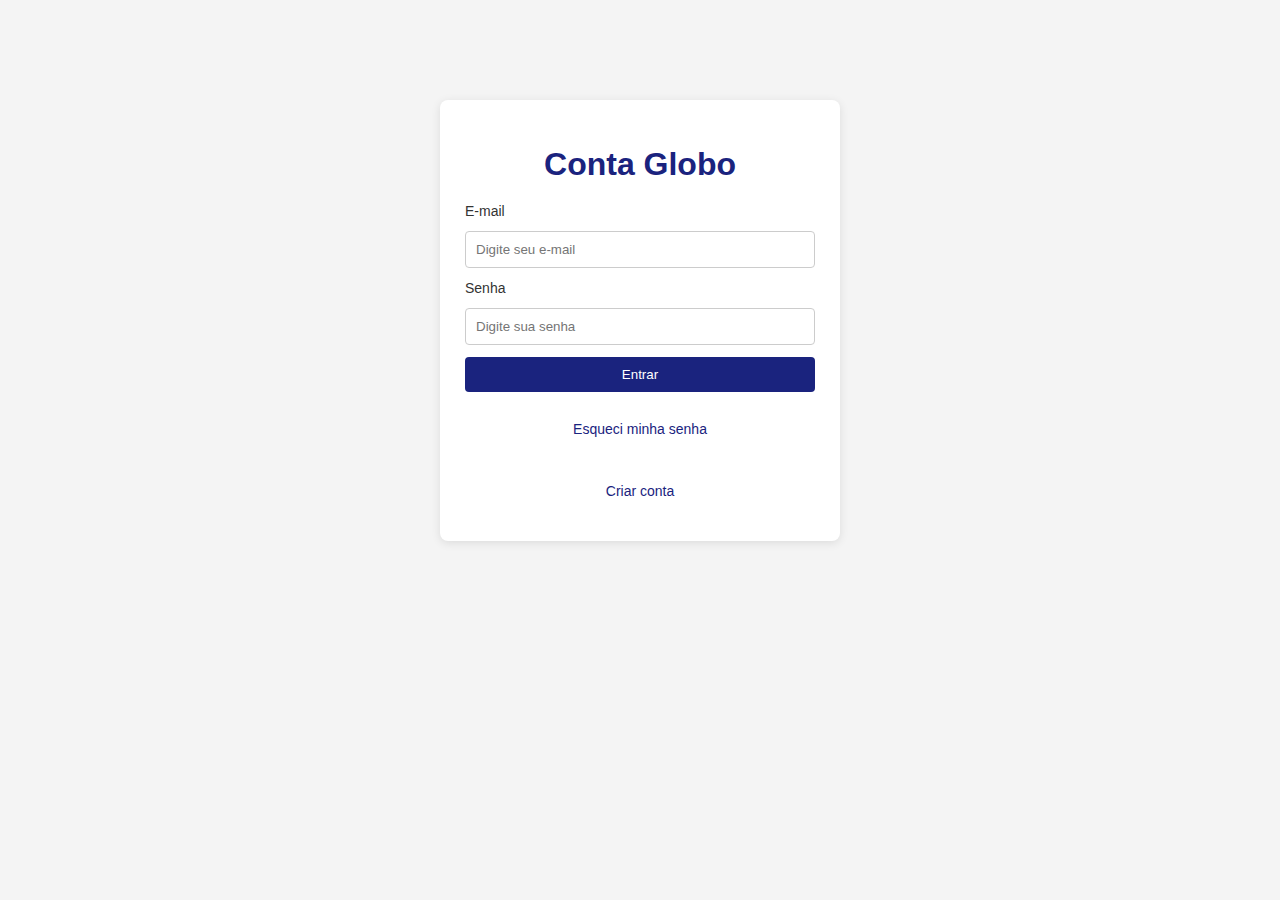
<file: conta_globo.html>
<!DOCTYPE html>
<html lang="pt-BR">
<head>
  <meta charset="UTF-8">
  <meta name="viewport" content="width=device-width, initial-scale=1.0">
  <title>Conta Globo</title>
  <link rel="stylesheet" href="conta_globo.css">
</head>
<body>
  <div class="container">
    <h1>Conta Globo</h1>
    <!--criando uma formulário simples-->
    <form>
      <!--deixei obrigatorio deixar em forma de e-mail-->
      <label for="email">E-mail</label>
      <input type="email" id="email" placeholder="Digite seu e-mail" required>

      <label for="senha">Senha</label>
      <input type="password" id="senha" placeholder="Digite sua senha">

      <button type="submit">Entrar</button>
      <!--colocanco em ancoras para ver se esqueceu a senha-->
      <p><a href="#">Esqueci minha senha</a></p>
      <p><a href="#">Criar conta</a></p>
    </form>
  </div>
</body>
</html>
</file>
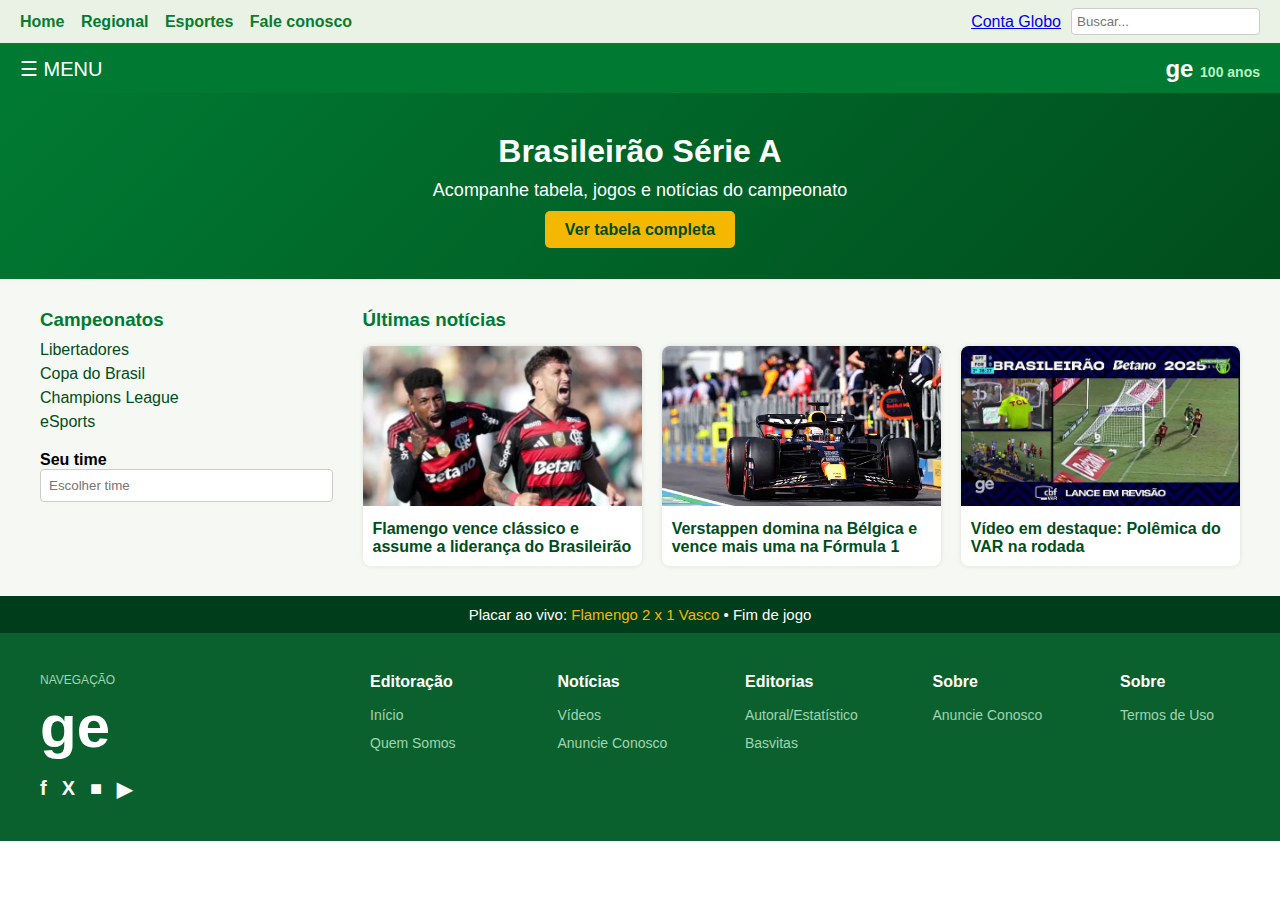
<file: esportes.html>
<!DOCTYPE html>
<html lang="pt-BR">
<head>
 <meta charset="UTF-8">
 <meta name="viewport" content="width=device-width, initial-scale=1.0">
 <title>Brasileirão Série A | ge.globo</title>
 <link rel="shortcut icon" href="img aba esportes/ge.png" type="image/x-icon">
 <link rel="stylesheet" href="esportes.css">
</head>
<body>
 <!-- Topo com menu superior -->
 <header class="top-bar">
 <div class="top-links">
 <a href="index.html" target="_blank">Home</a>
 <a href="regional.html" target="_blank" class="active">Regional</a>
 <a href="esportes.html" target="_blank">Esportes</a>
 <a href="servicos_publicos.html" target="_blank">Fale conosco</a>
 </div>

 <div class="user">
 <a href="conta_globo.html">Conta Globo</a>
 <input type="text" placeholder="Buscar..." class="search">
 </div>
 </header>

 <!-- Menu principal -->
 <nav class="main-nav">
 <button class="menu-btn">☰ MENU</button>
 <h1>ge <span>100 anos</span></h1>
 </nav>

 <!-- Banner principal -->
 <section class="hero">
 <h2>Brasileirão Série A</h2>
 <p>Acompanhe tabela, jogos e notícias do campeonato</p>
 <a href="https://ge.globo.com/futebol/brasileirao-serie-a/" class="btn">Ver tabela completa</a>
 </section>

 <!-- Conteúdo principal -->
 <main class="content">
 <!-- Coluna lateral -->
 <aside class="sidebar">
 <h3>Campeonatos</h3>
 <ul>
 <li><a href="https://ge.globo.com/futebol/libertadores/">Libertadores</a></li>
 <li><a href="https://ge.globo.com/futebol/copa-do-brasil/">Copa do Brasil</a></li>
 <li><a href="https://ge.globo.com/futebol/champions-league/">Champions League</a></li>
 <li><a href="https://ge.globo.com/esports/">eSports</a></li>
 </ul>
 <h4>Seu time</h4>
 <input type="text" placeholder="Escolher time">
 </aside>

 <!-- Notícias -->
 <section class="news">
 <h3>Últimas notícias</h3>
 <div class="news-grid">
 <article class="news-item">
 <img src="img aba esportes/flamengo-juventude-600x338.png" alt="Flamengo vence clássico">
 <h4>Flamengo vence clássico e assume a liderança do Brasileirão</h4>
 </article>

 <article class="news-item">
 <img src="img aba esportes/vestrappen-aus-rhty7ttofo6o.png" alt="Fórmula 1">
 <h4>Verstappen domina na Bélgica e vence mais uma na Fórmula 1</h4>
 </article>

 <article class="news-item">
 <img src="img aba esportes/13550190.png" alt="VAR polêmico">
 <h4>Vídeo em destaque: Polêmica do VAR na rodada</h4>
 </article>
 </div>
 </section>
 </main>

 <!-- Rodapé placar ao vivo -->
 <footer class="footer">
 <p>Placar ao vivo: <span>Flamengo 2 x 1 Vasco</span> • Fim de jogo</p>
 </footer>

 <footer class="rodape-principal">
<div class="rodape-container">
<div class="rodape-coluna-logo">
<p class="navegacao-titulo">Navegação</p>
<div class="logo-ge">ge</div>
<div class="redes-sociais">
<a href="#" aria-label="Facebook">f</a>
<a href="#" aria-label="Twitter">X</a>
<a href="#" aria-label="Instagram">■</a>
<a href="#" aria-label="Youtube">▶</a>
</div>
</div>

<div class="rodape-coluna-links">
<div class="links-grupo">
<h4>Editoração</h4>
<ul>
<li><a href="#">Início</a></li>
<li><a href="#">Quem Somos</a></li>
</ul>
</div>
<div class="links-grupo">
<h4>Notícias</h4>
<ul>
<li><a href="#">Vídeos</a></li>
<li><a href="#">Anuncie Conosco</a></li>
</ul>
</div>
<div class="links-grupo">
<h4>Editorias</h4>
<ul>
<li><a href="#">Autoral/Estatístico</a></li>
<li><a href="#">Basvitas</a></li>
</ul>
</div>
<div class="links-grupo">
<h4>Sobre</h4>
<ul>
<li><a href="#">Anuncie Conosco</a></li>
</ul>
</div>
<div class="links-grupo">
<h4>Sobre</h4>
<ul>
<li><a href="#">Termos de Uso</a></li>
</ul>
</div>
</div>
</div>
</footer>


</body>
</html>
</file>
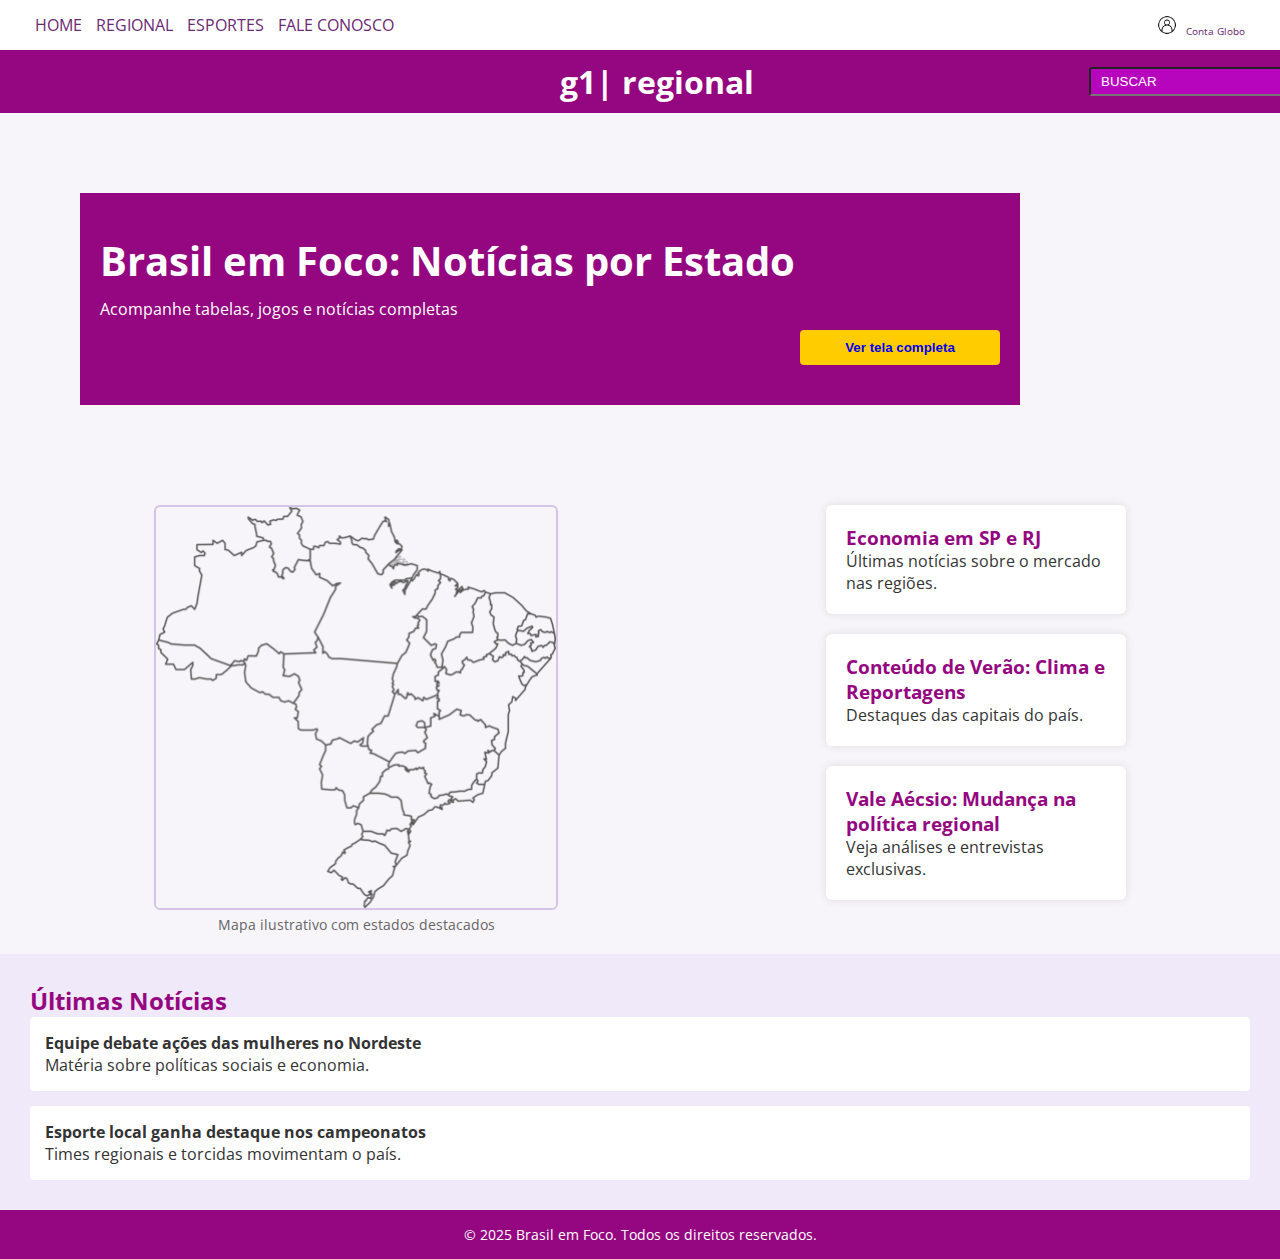
<file: regional.html>
<!DOCTYPE html>
<html lang="pt-br">

<head>
    <meta charset="UTF-8">
    <meta name="viewport" content="width=device-width, initial-scale=1.0">
    <title>Brasil em Foco</title>
    <link rel="stylesheet" href="regional.css">
    <link rel="shortcut icon" href="imagens_regional/logo-g1-roxa.png" type="image/x-icon">
</head>

<body>
    <header class="navegacao-home">
        <!--links para a barra de menu-->
        <nav>
            <a href="index.html">HOME</a>
            <a href="regional.html">REGIONAL</a></li>
            <a href="esportes.html"> ESPORTES</a>
            <a href=""> FALE CONOSCO</a>
        </nav>
        <div class="conta">
            <img src="imagens_regional/usuario.png" alt="Foto de perfil sem usuario">
            <a href="conta_globo.html" target="_blank"> Conta Globo </a>
        </div>
    </header>
    <!--caixa com o h1 e busca-->
    <main class="conteudo">
        <div class="menu-dois">
            <!--essa parte é para criar uma conta da globo-->
            <h1> g1| regional</h1>
            <!--parte de busca do site-->
            <form class="botao-buscar">
                <input type="text" placeholder="BUSCAR">
            </form>
        </div>
        <!--um banner abaixo do menu de navegação-->
        <section class="banner">
            <h2>Brasil em Foco: Notícias por Estado</h2>
            <p>Acompanhe tabelas, jogos e notícias completas</p>
            <button><a href="tabela_regional.html">Ver tela completa </a></button>
        </section>
        <!--seção para o conteúdo e o mapa-->
        <section class="principal">
            <!--mapa para o site-->
            <div class="mapa">
                <img src="imagens_regional/mapa.webp" alt="Mapa do Brasil">
                <p class="mapa-legenda">Mapa ilustrativo com estados destacados</p>
            </div>
            <!--deixando em caixas uma embaixo da outra-->
            <div class="cards">
                <!--colocando com a mesma class pq elas vão ocupar o mesmo tamnho-->
                <div class="card">
                    <h3>Economia em SP e RJ</h3>
                    <p>Últimas notícias sobre o mercado nas regiões.</p>
                </div>

                <div class="card">
                    <h3>Conteúdo de Verão: Clima e Reportagens</h3>
                    <p>Destaques das capitais do país.</p>
                </div>

                <div class="card">
                    <h3>Vale Aécsio: Mudança na política regional</h3>
                    <p>Veja análises e entrevistas exclusivas.</p>
                </div>
            </div>
        </section>
        <!--parte para as últimas noticias-->
        <section class="ultimas">
            <h2>Últimas Notícias</h2>
            <!--caixa para as duas noticias principais-->
            <div class="noticias">
                <!--caixa para as últimas notícias-->
                <div class="noticia">
                    <h4>Equipe debate ações das mulheres no Nordeste</h4>
                    <p>Matéria sobre políticas sociais e economia.</p>
                </div>
                <div class="noticia">
                    <h4>Esporte local ganha destaque nos campeonatos</h4>
                    <p>Times regionais e torcidas movimentam o país.</p>
                </div>
            </div>
        </section>
    </main>
    <!--rodapé no final-->
    <footer class="rodape">
        <p> &copy; 2025 Brasil em Foco. Todos os direitos reservados.</p>
    </footer>
</body>

</html>
</file>
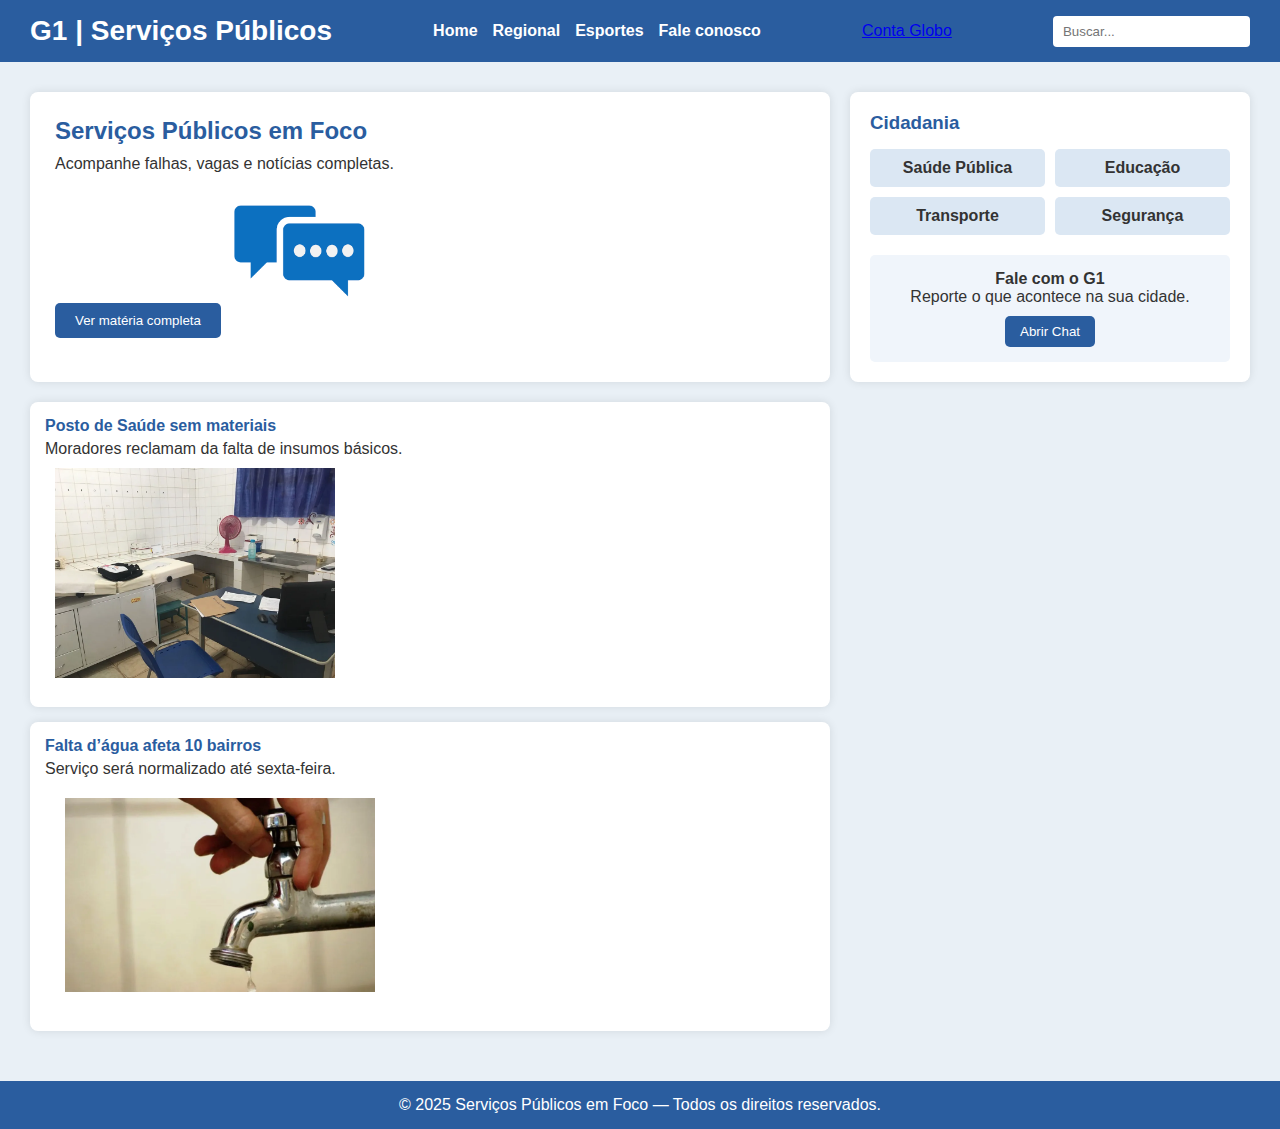
<file: servicos_publicos.html>
<!DOCTYPE html>
<html lang="pt-BR">
<head>
 <meta charset="UTF-8">
 <meta name="viewport" content="width=device-width, initial-scale=1.0">
 <title>Serviços Públicos em Foco</title>
 <link rel="shortcut icon" href="img aba servicos publicos/logo ge azul.png" type="image/x-icon">
 <!-- linkando o arquivo CSS -->
 <link rel="stylesheet" href="servicos_publicos.css">
</head>
<body>

 <!-- ======= CABEÇALHO ======= -->
 <header class="topo">
 <div class="logo">
 <h1>G1 | Serviços Públicos</h1>
 </div>

 <!-- Menu de navegação -->
 <nav class="menu">
 <a href="index.html">Home</a>
 <a href="regional.html">Regional</a>
 <a href="esportes.html">Esportes</a>
 <a href="servicos_publicos.html">Fale conosco</a>
 </nav>

 
 <a href="conta_globo.html">Conta Globo</a>
 <!-- Campo de busca -->
 <div class="busca">
 <input type="text" placeholder="Buscar...">
 </div>
 </header>

 <!-- ======= SEÇÃO PRINCIPAL ======= -->
 <main class="conteudo">
 <!-- Bloco principal com destaque -->
 <section class="principal">
 <h2>Serviços Públicos em Foco</h2>
 <p>Acompanhe falhas, vagas e notícias completas.</p>
 <button>Ver matéria completa</button>
 <img src="img aba servicos publicos/imagem chat.png" class="img_chat" alt="">
 </section>

 <!-- ======= BLOCO DE CIDADANIA ======= -->
 <section class="cidadania">
 <h3>Cidadania</h3>

 <div class="categorias">
 <div class="categoria"> Saúde Pública</div>
 <div class="categoria"> Educação</div>
 <div class="categoria"> Transporte</div>
 <div class="categoria"> Segurança</div>
 </div>

 <div class="chat">
 <h4>Fale com o G1</h4>
 <p>Reporte o que acontece na sua cidade.</p>
 <button>Abrir Chat</button>
 </div>
 </section>

 <!-- ======= BARRA LATERAL ======= -->
 <aside class="lateral">
 <div class="noticia">
 <h4>Posto de Saúde sem materiais</h4>
 <p>Moradores reclamam da falta de insumos básicos.</p>
 <img src="img aba servicos publicos/falta-climatizacao-nos-postos-de-saude.png" class="postosaudeimg" alt="">
 </div>
 <div class="noticia">
 <h4>Falta d’água afeta 10 bairros</h4>
 <p>Serviço será normalizado até sexta-feira.</p>
 <img src="img aba servicos publicos/falta-dagua.png" class="imgfaltaagua">
 </div>
 </aside>
 </main>

 <!-- ======= RODAPÉ ======= -->
 <footer>
 <p>&copy; 2025 Serviços Públicos em Foco — Todos os direitos reservados.</p>
 </footer>

</body>
</html>
</file>
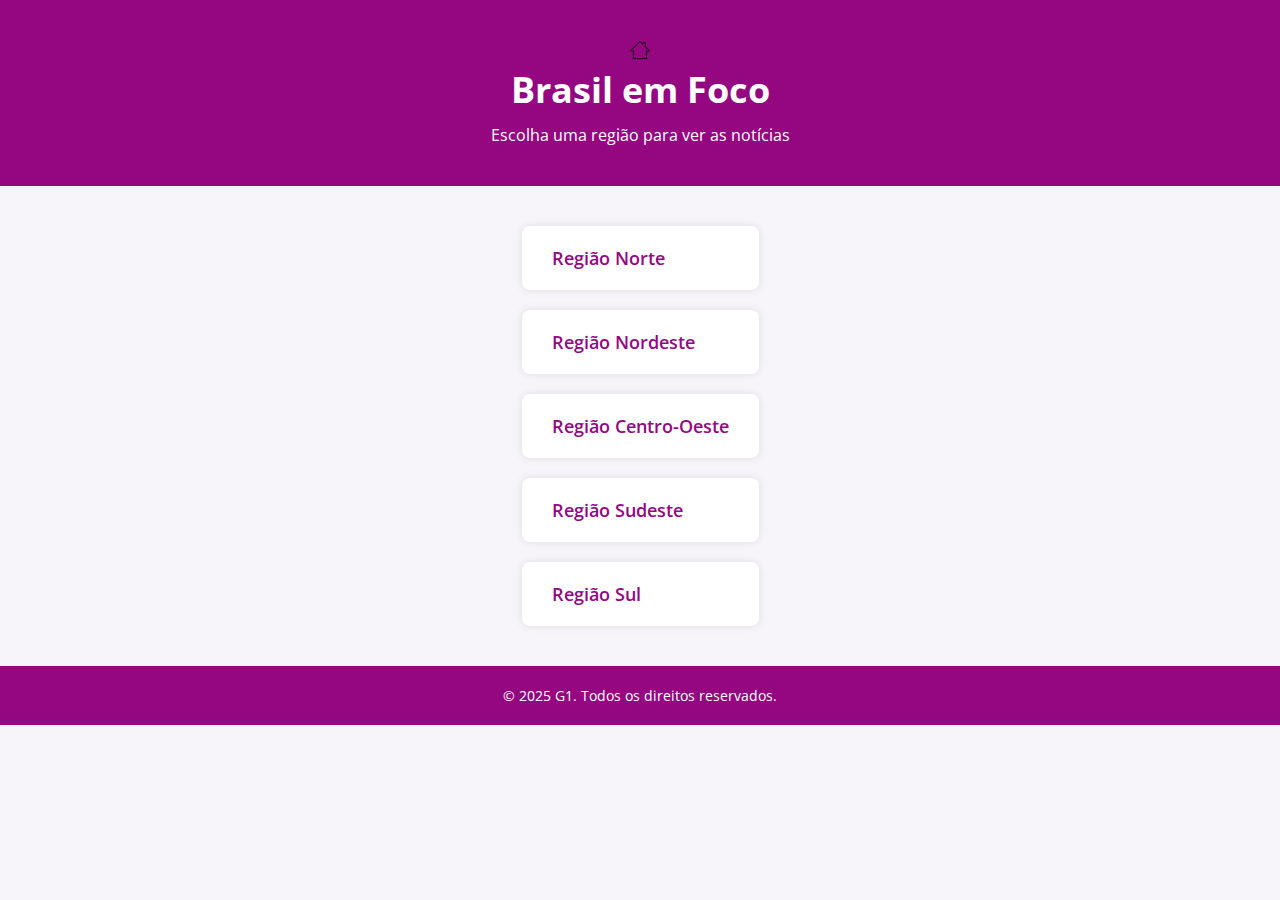
<file: tabela_regional.html>
<!DOCTYPE html>
<html lang="pt-BR">
<head>
  <meta charset="UTF-8">
  <title>Brasil em Foco — Notícias por Região</title>
  <link rel="stylesheet" href="tabela_regional.css">
  <link rel="shortcut icon" href="imagens_regional/logo-g1-roxa.png" type="image/x-icon">
</head>
<body>
  <header>
    <!--quero uma aba para voltar para a página principal com um icon-->
    <a href="regional.html">
    <img src="imagens_regional/icon_casa.png" alt="Logo de casa">
    </a>
    <h1>Brasil em Foco</h1>
    <p>Escolha uma região para ver as notícias</p>
  </header>
  <!--colocando regioes do brasil para clicar na página-->
  <main class="regioes">
    <ul>
      <li><a href="#">Região Norte</a></li>
      <li><a href="#">Região Nordeste</a></li>
      <li><a href="#">Região Centro-Oeste</a></li>
      <li><a href="#">Região Sudeste</a></li>
      <li><a href="#">Região Sul</a></li>
    </ul>
  </main>
<!--parte final do site-->
  <footer>
    <p>&copy; 2025 G1. Todos os direitos reservados.</p>
  </footer>
</body>
</html>
</file>
<file: conta_globo.css>
body {
  margin: 0;
  font-family: Arial, sans-serif;
  background: #f4f4f4;
}
/*ajustei o tamanho da caixa, margin e o espaçamento coloquei cor na caixa,borda e sompra
e centralizei o texto*/
.container {
  width: 350px;
  margin: 100px auto;
  background: #fff;
  padding: 25px;
  border-radius: 8px;
  box-shadow: 0 2px 10px rgba(0,0,0,0.1);
  text-align: center;
}
/*troquei a cor do titulo e subi ele*/
h1 {
  color: #1a237e;
  margin-bottom: 20px;
}
/*deixei um emabaixo do outro com espaçamento*/
form {
  display: flex;
  flex-direction: column;
  gap: 12px;
}
/*coloquei o texto na esquerda aumentei a fonte e troquei a cor*/
label {
  text-align: left;
  font-size: 14px;
  color: #333;
}
/*aumentar o espaçamento da caixa quando for digitar e deixei a borda com outra 
cor*/
input {
  padding: 10px;
    border: 1px solid #ccc;   
  border-radius: 4px;
}
/*aumentei o botão,coloquei o espaçamenot e troquei a cor do fundo e
da fonte*/
button {
  background: #1a237e;
  color: white;
  border: none;
  padding: 10px;
  border-radius: 4px;
  cursor: pointer;
}
/*quando passar o mouse trocar de cor*/
button:hover {
  background: #303f9f;
}
/*troquei a cor e tirei o _ e aumentei a fonte*/
a {
  color: #1a237e;
  text-decoration: none;
  font-size: 14px;
}
/*ao clicar ele volta com o_*/
a:hover {
  text-decoration: underline;
}
</file>
<file: regional.css>
/*importanto a fonte*/
@import url('https://fonts.googleapis.com/css2?family=Open+Sans:ital,wght@0,300..800;1,300..800&display=swap');

* {
    margin: 0%;
    padding: 0%;
    box-sizing: 0%;
}

/*aqui deixei o body com fundo branco, e as cores de texto cinza, e todo o site com a mesmas cores*/
body {
    font-family: 'Open Sans', sans-serif;
    background-color: #f7f5fa;
    color: #333;
}

/* deixei flexivel para ficar um do lado do outro, alinhei no centro, deixei branco */
.navegacao-home {
    display: flex;
    justify-content: space-between;
    align-items: center;
    background-color: white;
    color: #6a2973;
    padding: 10px 30px;
}

/*aqui troquei a cor dos links,
    tirei o _ só para quando eu passar o mouse ele subir e pus um espaçamento entre eles*/
.navegacao-home a {
    color: #6a2973;
    text-decoration: none;
    padding: 5px;
}

.navegacao-home a:hover {
    text-decoration: underline;
}


/*main*/
/*deixei tudo na mesma linha,
arrumei o tamanhp da caixa para o titulo ficar no meio e o botao
ficar na direita */
.menu-dois {
    display: flex;
    justify-content: space-between;
    align-items: center;
    width: 100%;
    background-color: #940781;
    padding: 10px;
    color: white;
}

/*deixei o titulo no meio*/
.menu-dois h1 {
    padding-left: 200px;
    margin-left: 350px;
}

/*deixei o botão flexivel para alinhar ele no centro*/
.botao-buscar {
    display: flex;
    align-items: center;
}

/*dei um espaçamento entre ele, adicionei borda e troquei a cor*/
.botao-buscar input {
    padding: 5px 10px;
    background-color: #b704bd;
    border-radius: 3px 0 0 3px;
    color: white;
}

/*dentro do pleaceholder eu troquei a cor da font
e porque não estava dando para enxergar*/
.botao-buscar ::placeholder {
    color: white;
}

/*aqui na conta globo eu tirei o _ , troquei a cor do texto e diminui a fonte*/
.conta a {
    color: #6a2973;
    text-decoration: none;
    font-size: 10px;

}

/*na logo da foto de perfil eu diminuí o tamanho e tentei abaixar para ficar equilibrado na mesma
linha porém não consegui*/
.conta img {
    width: 20px;
    margin-top: 05px;
}

/*main*/

/*troquei a cor da caixa, dexei a fonte branca, dei um espaçamento "l" entre os conteúdos e ajustei
o tamanho para ele ficar exatamente igual o do layout e deixei o texto na esquerda*/
.banner {
    background-color: #940781;
    color: white;
    text-align: left;
    padding: 40px 20px;
    width: 900px;
    margin: 80px;


}

/*o titúlo eu tirei a margin e aumenti a fonte porque no layout
o a fonte está maior*/
.banner h2 {
    margin: 0;
    font-size: 40px;
}

/*aqui organizei a margem para ficar exatamente igual*/
.banner p {
    margin: 10px 0;
}

/*troquei a cor do botão, a cor da fonte tirei a  sombra borda, e deixei a fonte mais "gorda"
aumentar a largura,
*/
.banner button {
    background-color: #ffcc00;
    color: #333;
    border: none;
    padding: 10px;
    border-radius: 4px;
    cursor: pointer;
    font-weight: 700;
    margin-left: 700px;
    width: 200px;
    
}
.banner a{
    text-decoration: none;
}
/* deixei flexivel para ficar com espaçamento um entre o outro e deixei eles distribuidos com
um espaçamento igual*/
.principal {
    display: flex;
    justify-content: space-around;
    padding: 20px;
}

/*mudei o tamanho da imagem e adicionei uma borda e coloquei de outra cor*/
.mapa img {
    width: 400px;
    border: 2px solid #d4c4e6;
    border-radius: 6px;
}

/*deixei o paragrafo no meio e coloquei ele cinza*/
.mapa-legenda {
    text-align: center;
    font-size: 14px;
    color: #666;
}

/*caixas total deixei ela de cima pra baixo,
coloquei um espaçamento entre elas e coloquei um tamanho total*/
.cards {
    display: flex;
    flex-direction: column;
    gap: 20px;
    width: 300px;
}

/*troquei a cor das caixas, coloquei sombra, borda e quero que ela suba*/
.card {
    background-color: white;
    box-shadow: 0 0 10px rgba(0, 0, 0, 0.1);
    border-radius: 6px;
    padding: 20px;
    transition: all 0.2s ease;
}

/* só levanta quando passa o mouse */
.card:hover {
    transform: translateY(-5px);
    box-shadow: 0 6px 14px rgba(0, 0, 0, 0.15);
}


.card h3 {
    color: #940781;
}

/* troquei a cor de fundo e coloquei um espaçamento interno*/
.ultimas {
    background-color: #f0e9fa;
    padding: 30px;
}

/*troquei a cor de fonte*/
.ultimas h2 {
    color: #940781;
}

/*caixas para cada notícia uma debaixo da outra e com espamento entre  elas*/
.noticias {
    display: flex;
    flex-direction: column;
    gap: 15px;
}

/*coloquei uma borda que só pega na esqueda aumentei o tamanho do espaçamento*/
.noticia {
    background-color: white;
    padding: 15px;
    border-radius: 4px;
}

/* rodapé */
.rodape {
    text-align: center;
    background-color: #940781;
    color: white;
    padding: 15px;
    font-size: 14px;
}
</file>
<file: servicos_publicos.css>
/* ======= CONFIGURAÇÕES GERAIS ======= */
* {
 margin: 0;
 padding: 0;
 box-sizing: border-box;
 font-family: "Arial", sans-serif;
}

body {
 background-color: #e9f0f6;
 color: #333;
}

/* ======= CABEÇALHO ======= */
.topo {
 display: flex;
 align-items: center;
 justify-content: space-between;
 background-color: #2a5d9f;
 color: white;
 padding: 15px 30px;
}

.logo h1 {
 font-size: 28px;
 font-weight: bold;
}

/* Navegação principal */
.menu {
 display: flex;
 gap: 15px;
}

.menu a {
 color: white;
 text-decoration: none;
 font-weight: bold;
 transition: 0.3s;
}

.menu a:hover {
 text-decoration: underline;
}

/* Campo de busca */
.busca input {
 padding: 8px 10px;
 border: none;
 border-radius: 4px;
}

/* CONTEÚDO PRINCIPAL */
.conteudo {
 display: grid;
 grid-template-columns: 2fr 1fr;
 gap: 20px;
 padding: 30px;
}

/*BLOCO PRINCIPAL */
.principal {
 background-color: #ffffff;
 padding: 25px;
 border-radius: 8px;
 box-shadow: 0 0 10px rgba(0,0,0,0.1);
}

.principal h2 {
 color: #2a5d9f;
 margin-bottom: 10px;
}

.principal button {
 background-color: #2a5d9f;
 color: white;
 border: none;
 padding: 10px 20px;
 margin-top: 10px;
 border-radius: 5px;
 cursor: pointer;
}

.principal button:hover {
 background-color: #1f4780;
}

.img_chat{
    align-items: end;
    width: 150px;
}

/* PARte CIDADANIA */
.cidadania {
 background-color: #ffffff;
 padding: 20px;
 border-radius: 8px;
 box-shadow: 0 0 10px rgba(0,0,0,0.1);
}

.cidadania h3 {
 color: #2a5d9f;
 margin-bottom: 15px;
}

/* Lista de categorias */
.categorias {
 display: grid;
 grid-template-columns: repeat(auto-fit, minmax(150px, 1fr));
 gap: 10px;
 margin-bottom: 20px;
}

.categoria {
 background-color: #dbe7f3;
 padding: 10px;
 border-radius: 5px;
 text-align: center;
 font-weight: bold;
}

/* ======= CHAT ======= */
.chat {
 background-color: #f0f5fb;
 padding: 15px;
 border-radius: 5px;
 text-align: center;
}

.chat button {
 background-color: #2a5d9f;
 color: white;
 border: none;
 padding: 8px 15px;
 border-radius: 5px;
 margin-top: 10px;
 cursor: pointer;
}

.chat button:hover {
 background-color: #1f4780;
}

/* ======= BARRA LATERAL ======= */
.lateral {
 display: flex;
 flex-direction: column;
 gap: 15px;
}

.noticia {
 background-color: #ffffff;
 padding: 15px;
 border-radius: 8px;
 box-shadow: 0 0 10px rgba(0,0,0,0.1);
}

.noticia h4 {
 color: #2a5d9f;
 margin-bottom: 5px;
}

.postosaudeimg{
    width: 300px;
    padding: 10px;
    border-radius: 10px;
}

.imgfaltaagua{
    width: 350px;
    padding: 20px;
    border-radius: 10px;
}

/* ======= RODAPÉ ======= */
footer {
 background-color: #2a5d9f;
 color: white;
 text-align: center;
 padding: 15px;
 margin-top: 20px;
}

/* ======= RESPONSIVIDADE ======= */
@media (max-width: 900px) {
 .conteudo {
 grid-template-columns: 1fr;
 }

 .menu {
 flex-wrap: wrap;
 justify-content: center;
 margin-top: 10px;
 }

 .busca {
 width: 100%;
 margin-top: 10px;
 }

 .busca input {
 width: 100%;
 }
}
</file>
<file: tabela_regional.css>
/* Importa a fonte */
@import url('https://fonts.googleapis.com/css2?family=Open+Sans:wght@400;600;700&display=swap');

* {
  margin: 0;
  padding: 0;
  box-sizing: border-box;
}
/*mudei a fonte e mudei a cor*/
body {
  font-family: 'Open Sans', sans-serif;
  background-color: #f7f5fa;
  color: #333;
}
/*deixei a fonte do centro, e adicionei um espaçamento*/
header {
  text-align: center;
  background-color: #940781;
  color: white;
  padding: 40px 20px;
}
/*mudei o tamanho da imagem*/
header img{
    width: 20px;
}
/*mudei o tamanho da fonte e adicionei uma margem*/
header h1 {
  font-size: 36px;
  margin-bottom: 10px;
}
/*ajustei o tamanho da fonte*/
header p {
  font-size: 16px;
}
/*coloquei as caixas no centro e adicionei espaçamento*/
main {
  display: flex;
  justify-content: center;
  padding: 40px 20px;
}
/*tirei o _ e deixei em coluna pra ficar um embaixo do outro*/
ul {
  list-style: none;
  display: flex;
  flex-direction: column;
  gap: 20px;
}
/*coloquei em blocos,tirei o _, coloqueie espaçamento,mudei o tamanho da fonte e o peso, adicionei sombras e
quero que se movimente */
.regioes a{
  display: block;
  text-decoration: none;
  background-color: white;
  color: #940781;
  padding: 20px 30px;
  border-radius: 8px;
  font-size: 18px;
  font-weight: 600;
  box-shadow: 0 0 8px rgba(0,0,0,0.1);
  transition: all 0.2s ease;
}
/*movimento*/
a:hover {
  transform: translateY(-5px);
  box-shadow: 0 6px 14px rgba(0,0,0,0.15);
}
/*coloquei o texto no centro,mudei a cor,coloquei espaçamento e mudei o tamanho da 
fonte*/
footer {
  text-align: center;
  background-color: #940781;
  color: white;
  padding: 20px;
  font-size: 14px;
}
</file>
<file: esportes.css>
/* RESET */
* {
margin: 0;
padding: 0;
box-sizing: border-box;
font-family: Arial, Helvetica, sans-serif;
}

/* TOPO */
.top-bar {
display: flex;
justify-content: space-between;
align-items: center;
background: #e9f2e4;
padding: 8px 20px;
border-bottom: 2px solid #0a7c2e;
}
.top-links a {
color: #0a7c2e;
margin-right: 12px;
text-decoration: none;
font-weight: bold;
}
.top-links a.active {
color: #007a33;
}
.user {
display: flex;
align-items: center;
gap: 10px;
}
.search {
padding: 5px;
border-radius: 4px;
border: 1px solid #ccc;
}

/* NAVBAR */
.main-nav {
display: flex;
justify-content: space-between;
align-items: center;
background: #007a33;
color: white;
padding: 10px 20px;
}
.menu-btn {
background: transparent;
border: none;
color: white;
font-size: 20px;
cursor: pointer;
}
.main-nav h1 {
font-size: 24px;
font-weight: bold;
}
.main-nav h1 span {
font-size: 14px;
color: #b6f5c0;
}

/* HERO */
.hero {
background: linear-gradient(135deg, #007a33, #004d1c);
color: white;
text-align: center;
padding: 40px 20px;
}
.hero h2 {
font-size: 32px;
}
.hero p {
margin: 10px 0 20px;
font-size: 18px;
}
.hero .btn {
background: #f5b800;
color: #004d1c;
padding: 10px 20px;
border-radius: 5px;
text-decoration: none;
font-weight: bold;
}

/* CONTEÚDO */
.content {
display: flex;
gap: 30px;
padding: 30px 40px;
background: #f5f8f3;
}

/* SIDEBAR */
.sidebar {
width: 25%;
}
.sidebar h3 {
color: #007a33;
margin-bottom: 10px;
}
.sidebar ul {
list-style: none;
margin-bottom: 20px;
}
.sidebar ul li a {
text-decoration: none;
color: #004d1c;
display: block;
margin: 6px 0;
}
.sidebar input {
width: 100%;
padding: 8px;
border: 1px solid #ccc;
border-radius: 4px;
}

/* NOTÍCIAS */
.news {
width: 75%;
}
.news h3 {
color: #007a33;
margin-bottom: 15px;
}
.news-grid {
display: grid;
grid-template-columns: repeat(auto-fit, minmax(250px, 1fr));
gap: 20px;
}
.news-item {
background: white;
border-radius: 8px;
box-shadow: 0 0 5px rgba(0,0,0,0.1);
overflow: hidden;
}
.news-item img {
width: 100%;
height: 160px;
object-fit: cover;
}
.news-item h4 {
padding: 10px;
color: #004d1c;
}

/* RODAPÉ */
.footer {
background: #003d1a;
color: white;
text-align: center;
padding: 10px;
font-size: 15px;
}
.footer span {
color: #f5b800;
}

/*
==============================================
 CSS DO RODAPÉ PRINCIPAL (VERDE ESCURO)
==============================================
*/

/* Importando uma fonte para melhor aparência (Opcional) */
@import url('https://fonts.googleapis.com/css2?family=Roboto:wght@400;700;900&display=swap');

.rodape-principal {
 background-color: #0b612e; /* Tom de verde escuro do ge */
 color: #fff;
 padding: 40px 20px;
 font-family: 'Roboto', sans-serif;
}

.rodape-container {
 max-width: 1200px; /* Limita a largura do conteúdo */
 margin: 0 auto; /* Centraliza o conteúdo */
 display: flex;
 justify-content: space-between;
 flex-wrap: wrap; /* Permite que as colunas quebrem em telas menores */
 gap: 40px; /* Espaço entre a coluna da logo e a de links */
}

/* Coluna da Esquerda (Logo) */
.rodape-coluna-logo {
 flex: 1; /* Ocupa uma parte do espaço */
 min-width: 200px;
}

.navegacao-titulo {
 font-size: 12px;
 color: #a0d4b2; /* Verde mais claro para o subtitulo */
 margin: 0 0 10px 0;
 text-transform: uppercase;
}

.logo-ge {
 font-size: 60px;
 font-weight: 900; /* Super negrito */
 line-height: 1;
}

.redes-sociais {
 margin-top: 20px;
 display: flex;
 gap: 15px; /* Espaço entre os ícones */
}

.redes-sociais a {
 color: #fff;
 text-decoration: none;
 font-size: 20px;
 font-weight: bold;
 /* Para ícones de verdade, você pode querer ajustar o tamanho da fonte ou as dimensões */
}

/* Coluna da Direita (Links) */
.rodape-coluna-links {
 flex: 3; /* Ocupa 3 partes, dando mais espaço para os links */
 display: flex;
 justify-content: space-between;
 flex-wrap: wrap;
 gap: 20px;
}

.links-grupo {
 min-width: 120px; /* Largura mínima para cada grupo de links */
}

.links-grupo h4 {
 font-size: 16px;
 font-weight: 700;
 margin-top: 0;
 margin-bottom: 15px;
 color: #fff;
}

.links-grupo ul {
 list-style: none;
 margin: 0;
 padding: 0;
}

.links-grupo ul li {
 margin-bottom: 10px;
}

.links-grupo ul a {
 color: #a0d4b2; /* Verde claro para os links */
 text-decoration: none;
 font-size: 14px;
}

.links-grupo ul a:hover {
 text-decoration: underline; /* Efeito ao passar o mouse */
}
</file>
